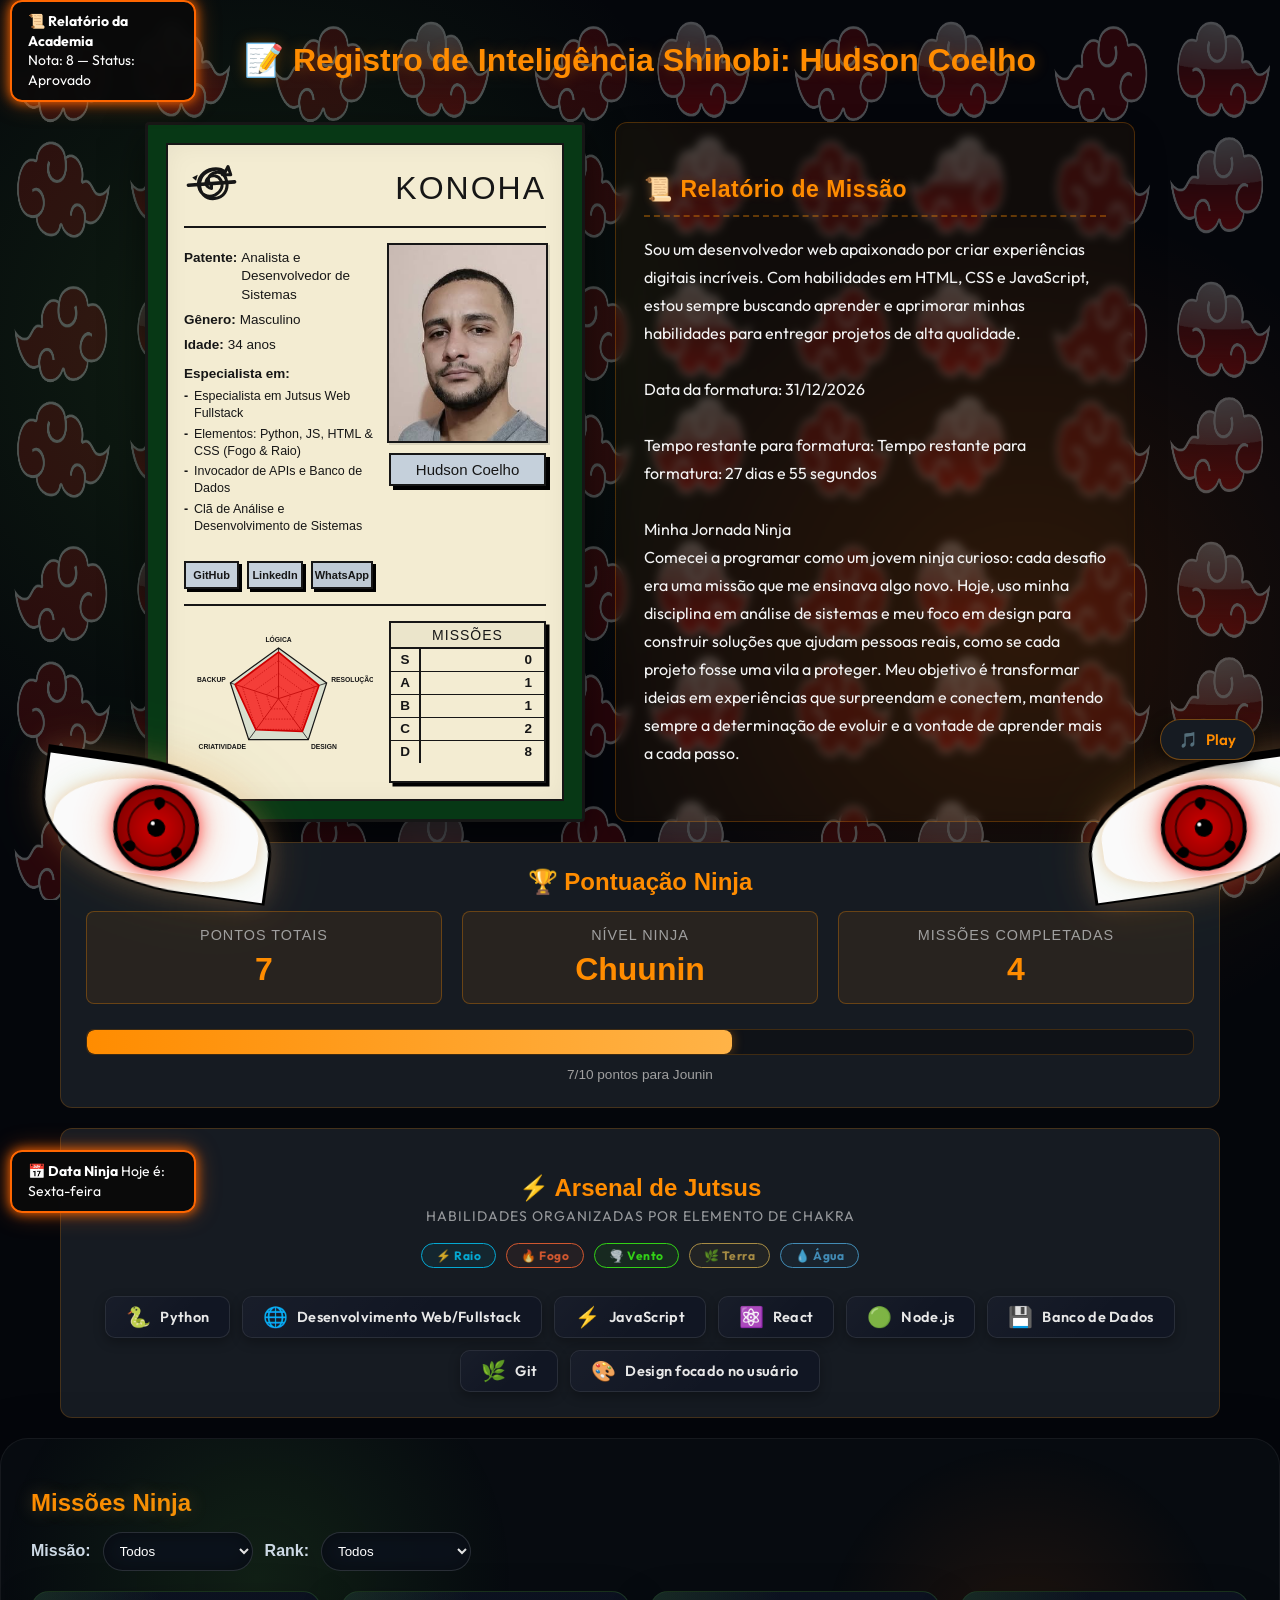
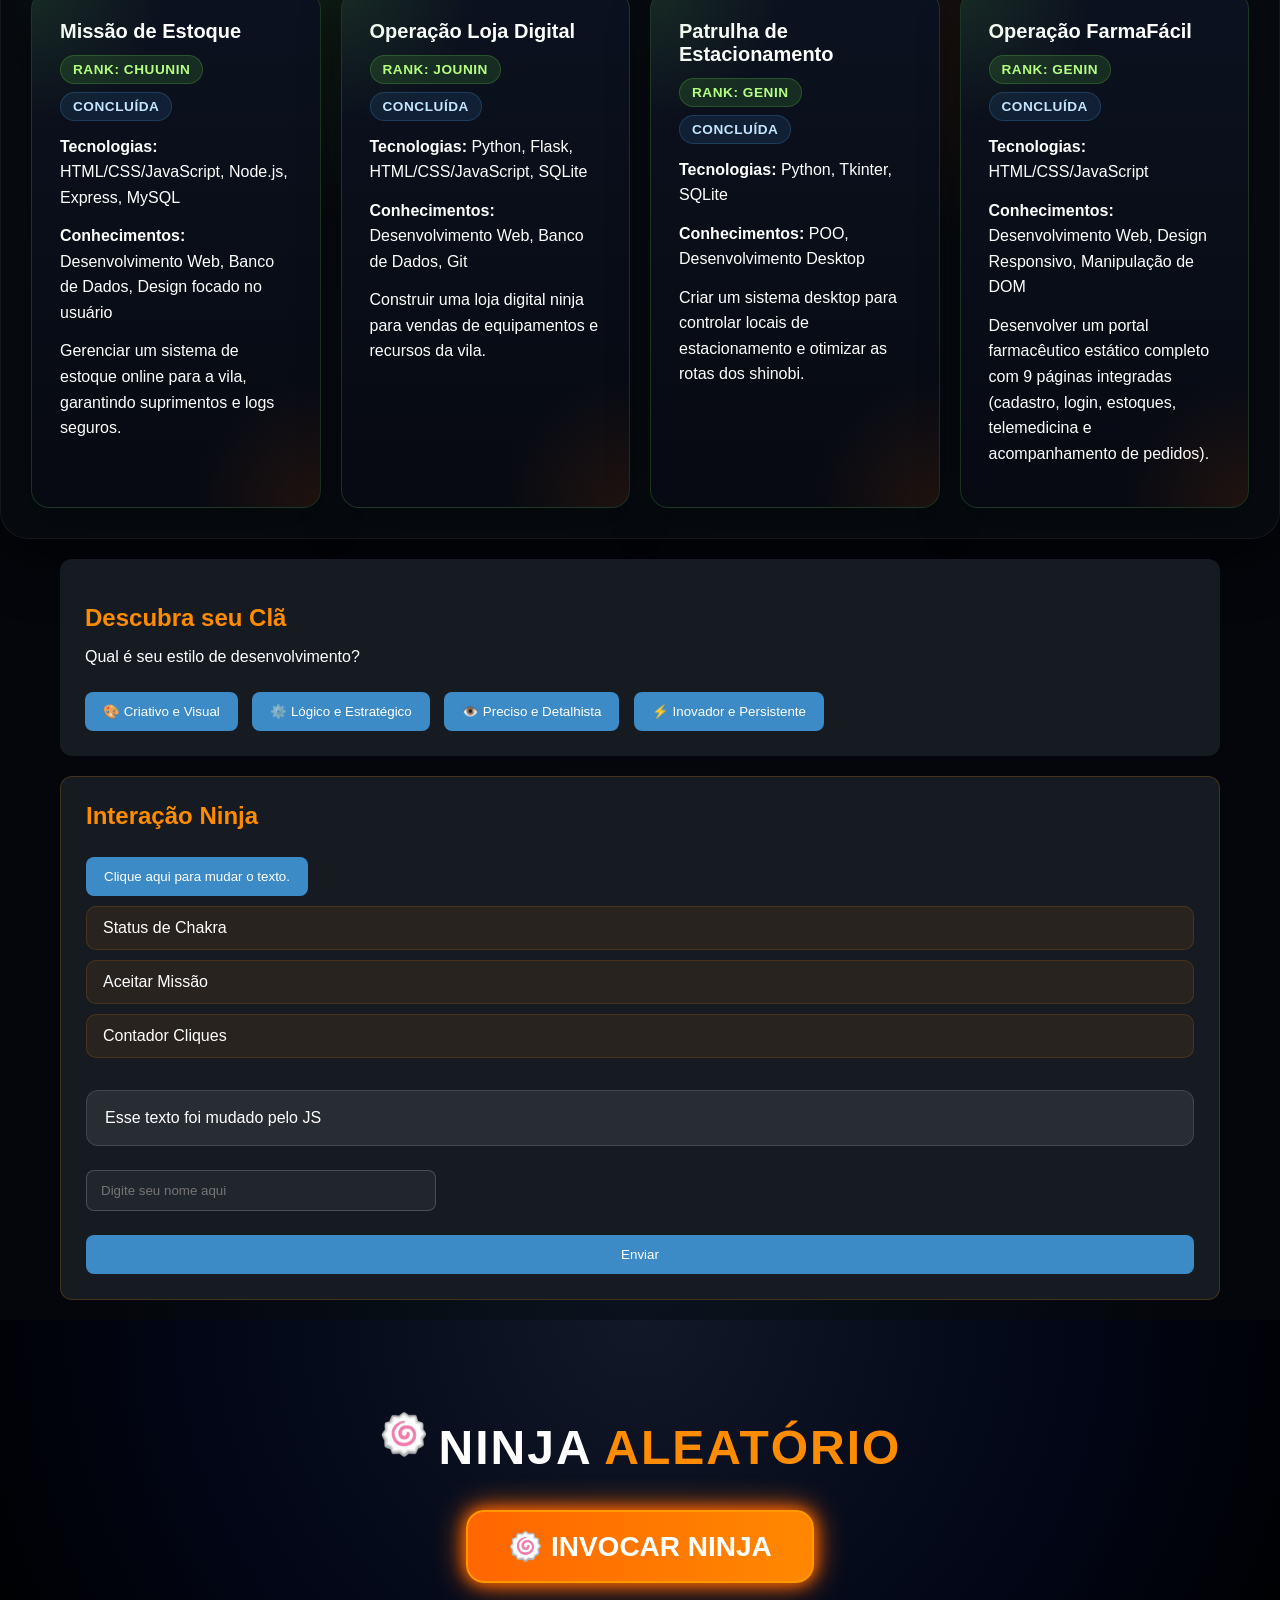
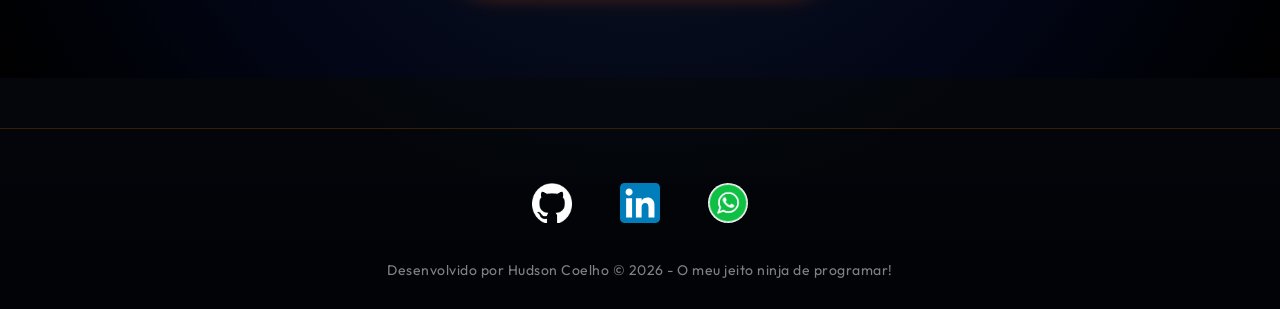
<file: Portfolio/index.html>
<!doctype html>
<html lang="pt-br">
  <head>
    <meta charset="UTF-8" />
    <meta name="viewport" content="width=device-width, initial-scale=1.0" />
    <title>Hudson Coelho | Portfólio Ninja - Desenvolvedor Fullstack</title>
    <link rel="icon" type="image/svg+xml" href="img/favicon.svg" />

    <link rel="stylesheet" href="styles/styles.css" />
  </head>

  <body>
    <h1 class="main-dashboard-title">
      📝 Registro de Inteligência Shinobi: Hudson Coelho
    </h1>
    <div class="dashboard-container">
      <header class="databook-frame-container">
        <div class="databook-card">
          <!-- Cabeçalho do Card (Logo e Título) -->
          <div class="databook-header">
            <div class="databook-village-symbol">
              <svg
                viewBox="0 0 100 100"
                class="konoha-svg"
                xmlns="http://www.w3.org/2000/svg"
              >
                <path
                  d="M 50,50 C 45,50 40,45 40,40 C 40,32 48,25 56,27 C 66,29 72,40 68,50 C 64,60 50,68 38,62 C 26,56 22,38 32,26 C 42,14 62,10 75,20 L 80,10 L 85,25 L 70,25 L 75,20 C 64,12 46,14 36,24 C 26,34 26,52 36,62 C 46,72 66,70 74,58 C 82,46 78,28 68,22 C 60,18 48,22 45,30 C 42,38 48,44 50,42 Z"
                  fill="none"
                  stroke="#161616"
                  stroke-width="5.5"
                  stroke-linecap="round"
                  stroke-linejoin="round"
                />
                <polygon points="22,36 15,30 25,25" fill="#161616" />
                <line
                  x1="8"
                  y1="44"
                  x2="92"
                  y2="38"
                  stroke="#161616"
                  stroke-width="6.5"
                  stroke-linecap="round"
                />
              </svg>
            </div>
            <div class="databook-title">KONOHA</div>
          </div>

          <!-- Corpo do Card -->
          <div class="databook-body">
            <!-- Coluna Esquerda: Informações e Links de Equipe -->
            <div class="databook-left-col">
              <div class="databook-info">
                <p>
                  <span class="info-label">Patente:</span>
                  <span id="tituloProfissional" class="info-text"></span>
                </p>
                <p>
                  <span class="info-label">Gênero:</span>
                  <span class="info-text">Masculino</span>
                </p>
                <p>
                  <span class="info-label">Idade:</span>
                  <span class="info-text">34 anos</span>
                </p>

                <div class="databook-special">
                  <span class="special-title">Especialista em:</span>
                  <ul class="special-list">
                    <li>Especialista em Jutsus Web Fullstack</li>
                    <li>Elementos: Python, JS, HTML & CSS (Fogo & Raio)</li>
                    <li>Invocador de APIs e Banco de Dados</li>
                    <li>Clã de Análise e Desenvolvimento de Sistemas</li>
                  </ul>
                </div>
              </div>

              <!-- Links Sociais Estilizados -->
              <div class="databook-team">
                <a
                  href="https://github.com/hudsoncoelho"
                  target="_blank"
                  rel="noopener noreferrer"
                  class="team-member-card"
                  title="Ver GitHub (Sakura)"
                >
                  <span>GitHub</span>
                </a>
                <a
                  href="https://www.linkedin.com/in/hudson-coelho-silva"
                  target="_blank"
                  rel="noopener noreferrer"
                  class="team-member-card"
                  title="Ver LinkedIn"
                >
                  <span>LinkedIn</span>
                </a>
                <a
                  href="https://wa.me/5537999538632"
                  target="_blank"
                  rel="noopener noreferrer"
                  class="team-member-card team-member-blank"
                  title="Falar no WhatsApp"
                >
                  <span>WhatsApp</span>
                </a>
              </div>
            </div>

            <!-- Coluna Direita: Foto de Perfil e Placa de Nome -->
            <div class="databook-right-col">
              <div class="databook-photo-container">
                <img src="img/perfil.jpg" alt="Hudson Coelho" />
              </div>
              <div class="databook-name-plate">
                <span id="meuNome"></span>
              </div>
            </div>
          </div>

          <!-- Rodapé do Card (Gráfico de Habilidades & Missões) -->
          <div class="databook-footer">
            <!-- Gráfico Pentagonal de Habilidades (Radar Chart) -->
            <div class="databook-radar-container">
              <svg viewBox="-40 -15 280 240" class="radar-svg">
                <!-- Grade do pentágono: Nível 4 (Externo) -->
                <polygon
                  points="100,25 171.3,76.8 144.1,160.7 55.9,160.7 28.7,76.8"
                  fill="rgba(196, 214, 204, 0.55)"
                  stroke="#161616"
                  stroke-width="1.8"
                />
                <!-- Grade do pentágono: Nível 3 -->
                <polygon
                  points="100,43.75 153.5,82.6 133.1,145.5 66.9,145.5 46.5,82.6"
                  fill="none"
                  stroke="#161616"
                  stroke-width="1"
                  stroke-dasharray="2,2"
                />
                <!-- Grade do pentágono: Nível 2 -->
                <polygon
                  points="100,62.5 135.7,88.4 122,130.3 78,130.3 64.3,88.4"
                  fill="none"
                  stroke="#161616"
                  stroke-width="1"
                  stroke-dasharray="2,2"
                />
                <!-- Grade do pentágono: Nível 1 -->
                <polygon
                  points="100,81.25 117.8,94.2 111,115.2 89,115.2 82.2,94.2"
                  fill="none"
                  stroke="#161616"
                  stroke-width="1"
                  stroke-dasharray="2,2"
                />

                <!-- Linhas de Eixo (Spokes) -->
                <line
                  x1="100"
                  y1="100"
                  x2="100"
                  y2="25"
                  stroke="#161616"
                  stroke-width="1.2"
                />
                <line
                  x1="100"
                  y1="100"
                  x2="171.3"
                  y2="76.8"
                  stroke="#161616"
                  stroke-width="1.2"
                />
                <line
                  x1="100"
                  y1="100"
                  x2="144.1"
                  y2="160.7"
                  stroke="#161616"
                  stroke-width="1.2"
                />
                <line
                  x1="100"
                  y1="100"
                  x2="55.9"
                  y2="160.7"
                  stroke="#161616"
                  stroke-width="1.2"
                />
                <line
                  x1="100"
                  y1="100"
                  x2="28.7"
                  y2="76.8"
                  stroke="#161616"
                  stroke-width="1.2"
                />

                <!-- Polígono Vermelho das Estatísticas Reais -->
                <polygon
                  id="radar-value-poly"
                  points="100,32.5 157.1,81.5 137,151 66.5,146.1 32.9,78.2"
                  fill="rgba(255, 0, 0, 0.72)"
                  stroke="#cc0000"
                  stroke-width="2.5"
                  stroke-linejoin="round"
                />

                <!-- Rótulos dos Eixos (Textos) -->
                <text x="100" y="16" text-anchor="middle" class="radar-label">
                  LÓGICA
                </text>
                <text x="178" y="75" text-anchor="start" class="radar-label">
                  RESOLUÇÃO DE PROBLEMAS
                </text>
                <text x="148" y="174" text-anchor="start" class="radar-label">
                  DESIGN
                </text>
                <text x="52" y="174" text-anchor="end" class="radar-label">
                  CRIATIVIDADE
                </text>
                <text x="22" y="75" text-anchor="end" class="radar-label">
                  BACKUP
                </text>
              </svg>
            </div>

            <!-- Tabela de Missões -->
            <div class="databook-missions-container">
              <div class="missions-title">MISSÕES</div>
              <table class="missions-table">
                <tbody>
                  <tr>
                    <td class="m-rank">S</td>
                    <td id="m-s-count" class="m-val">0</td>
                  </tr>
                  <tr>
                    <td class="m-rank">A</td>
                    <td id="m-a-count" class="m-val">0</td>
                  </tr>
                  <tr>
                    <td class="m-rank">B</td>
                    <td id="m-b-count" class="m-val">0</td>
                  </tr>
                  <tr>
                    <td class="m-rank">C</td>
                    <td id="m-c-count" class="m-val">0</td>
                  </tr>
                  <tr>
                    <td class="m-rank">D</td>
                    <td id="m-d-count" class="m-val">0</td>
                  </tr>
                </tbody>
              </table>
            </div>
          </div>
        </div>
      </header>

      <main class="bio-main-col">
        <section id="bioCompleto">
          <div class="bio-wrapper">
            <h2 class="bio-destaque-titulo">📜 Relatório de Missão</h2>
            <p id="textoBioCompleto"></p>
          </div>
        </section>
      </main>
    </div>

    <section id="pontuacao-ninja">
      <h2>🏆 Pontuação Ninja</h2>
      <div class="ninja-stats">
        <div class="stat-box">
          <p class="stat-label">Pontos Totais</p>
          <p class="stat-valor" id="pontosTotais">0</p>
        </div>
        <div class="stat-box">
          <p class="stat-label">Nível Ninja</p>
          <p class="stat-valor" id="nivelNinja">Genin</p>
        </div>
        <div class="stat-box">
          <p class="stat-label">Missões Completadas</p>
          <p class="stat-valor" id="missoesCompletas">0</p>
        </div>
      </div>
      <div class="barra-progresso">
        <div class="barra-preenchida" id="barraProgresso"></div>
      </div>
      <p class="texto-progresso" id="textoProgresso"></p>
    </section>

    <section id="skills">
      <h2>⚡ Arsenal de Jutsus</h2>
      <p class="skills-subtitulo">
        Habilidades organizadas por Elemento de Chakra
      </p>
      <div class="skills-legenda">
        <span class="legenda-item legenda-raito">⚡ Raio</span>
        <span class="legenda-item legenda-katon">🔥 Fogo</span>
        <span class="legenda-item legenda-fuuton">🌪️ Vento</span>
        <span class="legenda-item legenda-doton">🌿 Terra</span>
        <span class="legenda-item legenda-suiton">💧 Água</span>
      </div>
      <div id="minhasSkills"></div>
    </section>

    <section id="projetos">
      <h2>Missões Ninja</h2>
      <div class="filtros-missao">
        <label for="filtroStatus">Missão:</label>
        <select id="filtroStatus">
          <option value="Todos">Todos</option>
        </select>

        <label for="filtroRank">Rank:</label>
        <select id="filtroRank">
          <option value="Todos">Todos</option>
        </select>
      </div>
      <div id="containerProjetos"></div>
    </section>

    <section id="quiz">
      <h2>Descubra seu Clã</h2>
      <p>Qual é seu estilo de desenvolvimento?</p>

      <button id="btn-visual">🎨 Criativo e Visual</button>
      <button id="btn-logica">⚙️ Lógico e Estratégico</button>
      <button id="btn-hyuga">👁️ Preciso e Detalhista</button>
      <button id="btn-uzumaki">⚡ Inovador e Persistente</button>

      <div id="resultado-quiz"></div>
    </section>
    <section id="interacao">
      <h2>Interação Ninja</h2>
      <button id="mudaTexto">Clique aqui para mudar o texto.</button>

      <div class="bloco-paragrafos">
        <p class="paragrafo">Status de Chakra</p>
        <p class="paragrafo">Aceitar Missão</p>
        <p class="paragrafo">Contador Cliques</p>
      </div>

      <div class="caixa-input">
        <div id="caixa">Sou uma caixa</div>
        <input
          type="text"
          id="nome"
          name="usuario"
          placeholder="Digite seu nome aqui"
        />
        <button id="enviar">Enviar</button>
      </div>
    </section>

    <section class="secaoNaruto">
      <div class="topoNaruto">
        <div class="simboloFolha">🍥</div>

        <h2>NINJA <span>ALEATÓRIO</span></h2>
      </div>

      <button id="btnNinja">🍥 INVOCAR NINJA</button>

      <p id="statusNinja"></p>

      <div id="ninja"></div>

      <div class="olhos">
        <div class="olho direito">
          <div class="sharingan">
            <div class="pupila"></div>
            <div class="tomoe t1"></div>
            <div class="tomoe t2"></div>
            <div class="tomoe t3"></div>
          </div>
        </div>
        <div class="olho esquerdo">
          <div class="sharingan">
            <div class="pupila"></div>
            <div class="tomoe t1"></div>
            <div class="tomoe t2"></div>
            <div class="tomoe t3"></div>
          </div>
        </div>
      </div>
    </section>

    <footer>
      <a
        href="https://github.com/hudsoncoelho"
        target="_blank"
        rel="noopener noreferrer"
      >
        <img src="img/github-mark-white.png" alt="GitHub" />
      </a>

      <a
        href="https://www.linkedin.com/in/hudson-coelho-silva"
        target="_blank"
        rel="noopener noreferrer"
      >
        <img src="img/LinkedIn_icon.svg" alt="LinkedIn" />
      </a>

      <a
        href="https://wa.me/5537999538632"
        target="_blank"
        rel="noopener noreferrer"
      >
        <img src="img/whatsapp.jpg" alt="WhatsApp" style="border-radius: 50%" />
      </a>
    </footer>
    <div class="footer-bottom">
      <p>
        Desenvolvido por Hudson Coelho &copy; 2026 - O meu jeito ninja de
        programar!
      </p>
    </div>

    <!-- Controle de Música Ninja -->
    <audio id="bgMusic" loop>
      <source src="audio/tema-pain.mp3" type="audio/mpeg" />
    </audio>
    <button id="btnMusic" class="music-btn" title="Tocar Tema do Pain">
      <span class="music-icon">🎵</span>
      <span class="music-text">Play</span>
    </button>

    <script src="scripts/script.js"></script>
  </body>
</html>
</file>
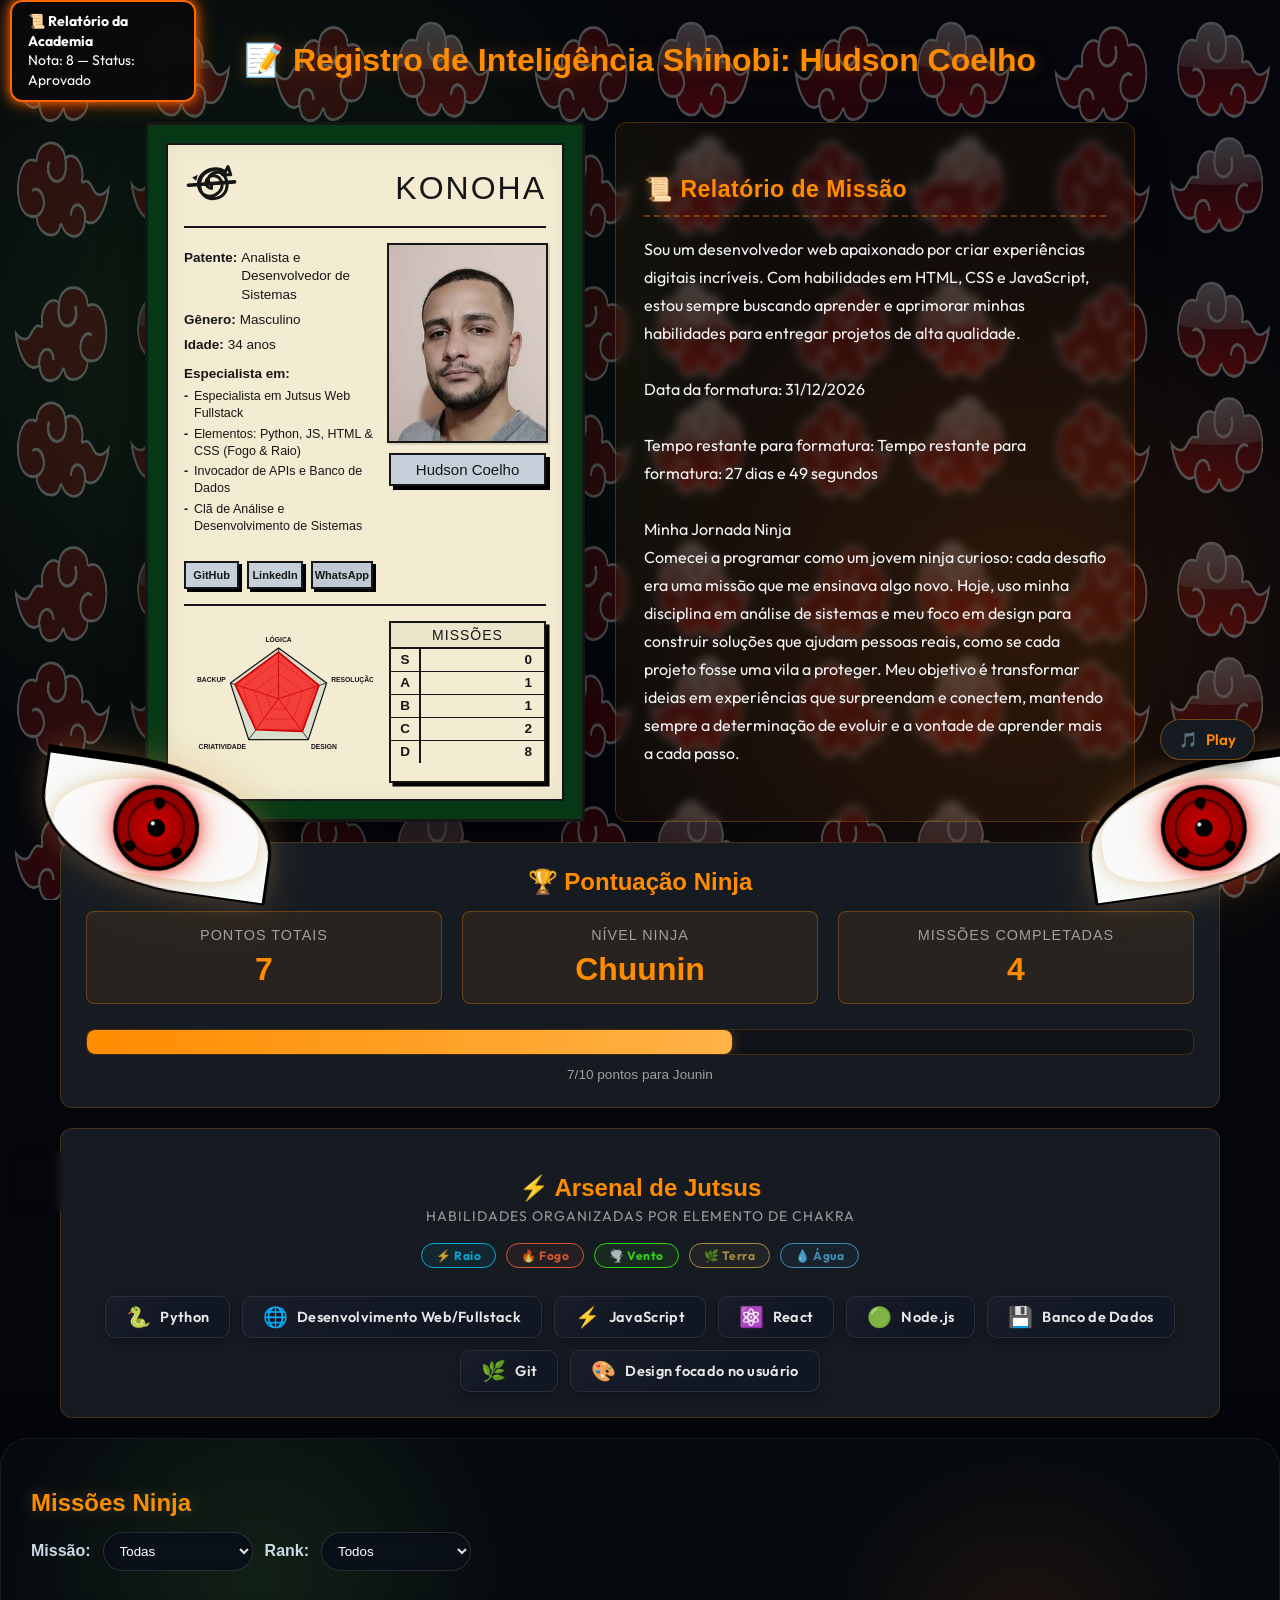
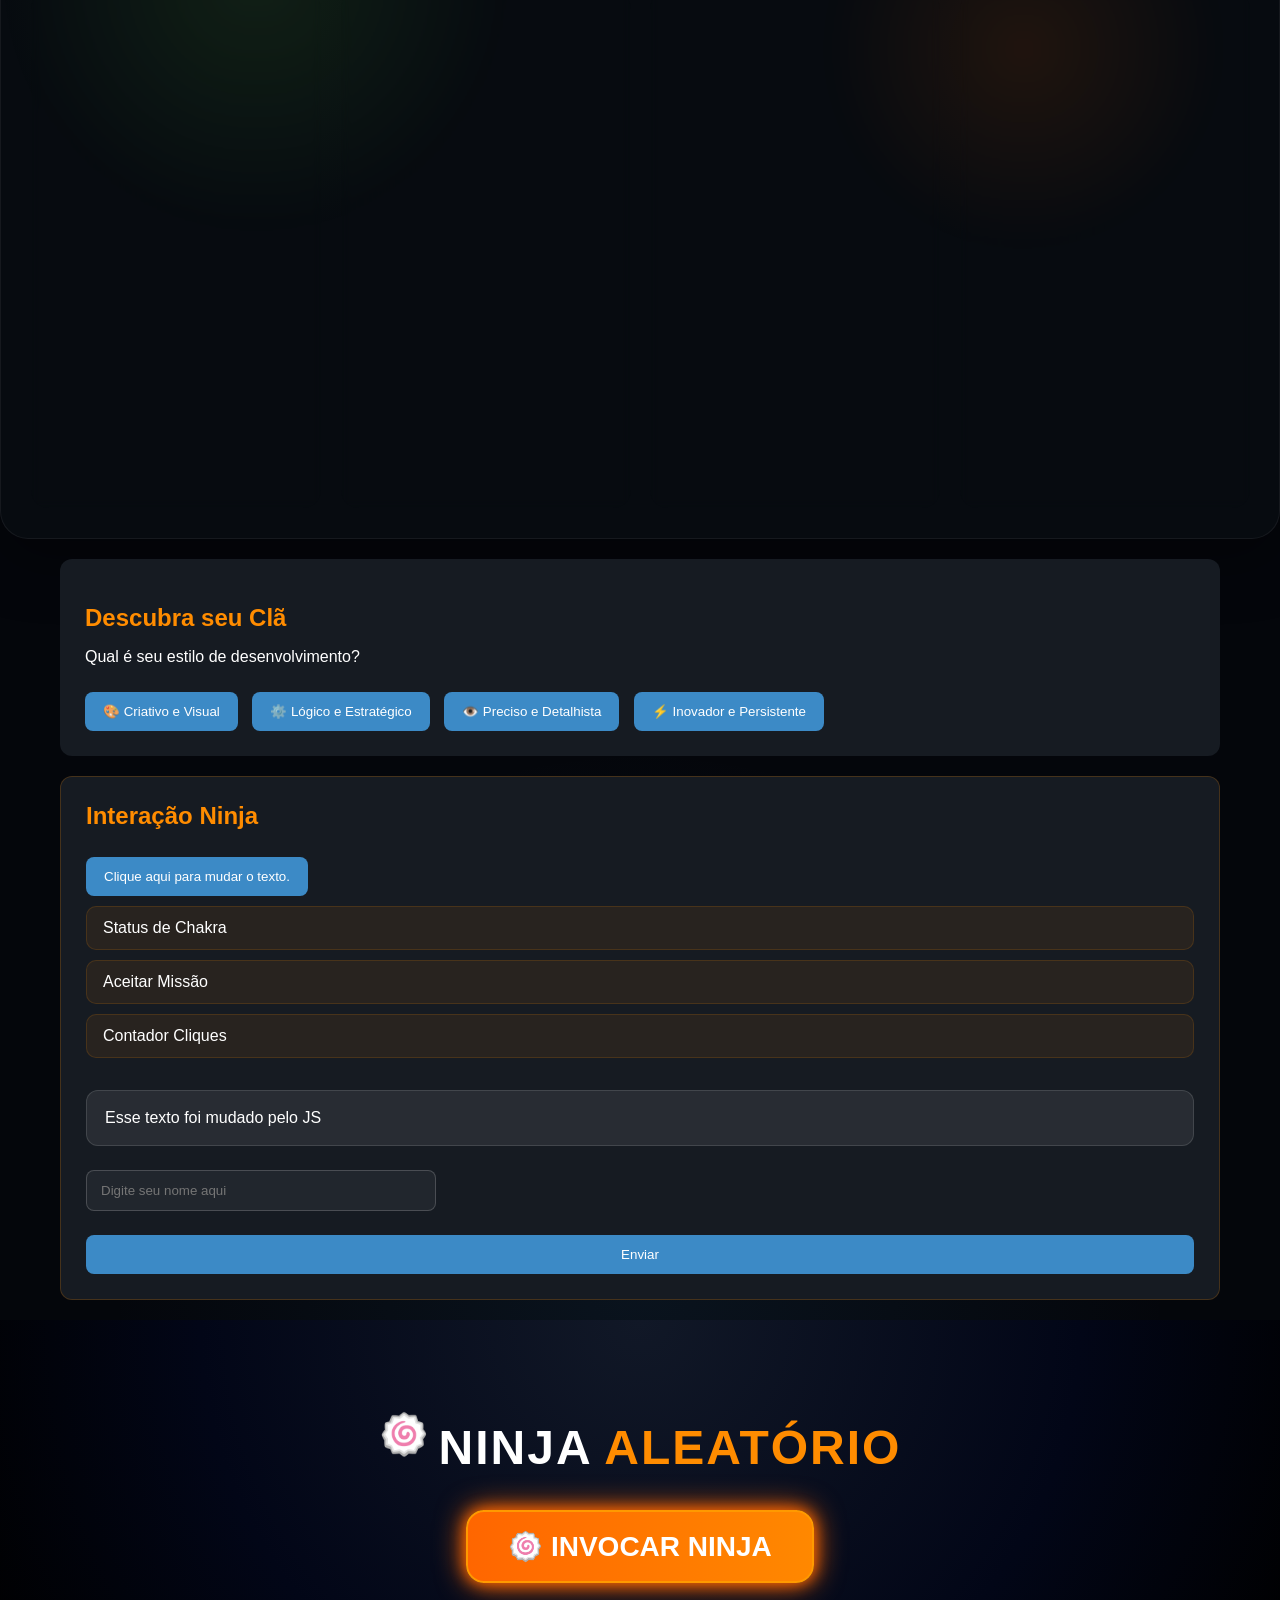
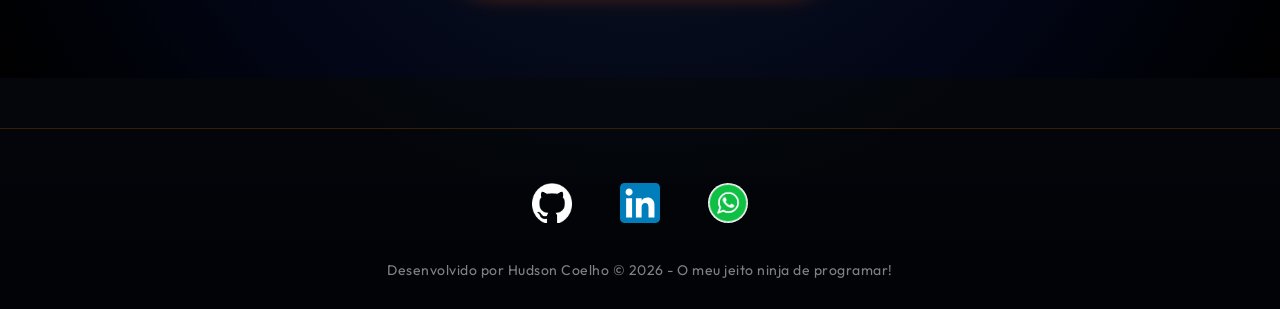
<file: Portfolio/pages/index.html>
<!doctype html>
<html lang="pt-br">
  <head>
    <meta charset="UTF-8" />
    <meta name="viewport" content="width=device-width, initial-scale=1.0" />
    <title>Hudson Coelho</title>

    <link rel="stylesheet" href="/Portfolio/styles/styles.css" />
  </head>

  <body>
    <h1 class="main-dashboard-title">
      📝 Registro de Inteligência Shinobi: Hudson Coelho
    </h1>
    <div class="dashboard-container">
      <header class="databook-frame-container">
        <div class="databook-card">
          <!-- Cabeçalho do Card (Logo e Título) -->
          <div class="databook-header">
            <div class="databook-village-symbol">
              <svg
                viewBox="0 0 100 100"
                class="konoha-svg"
                xmlns="http://www.w3.org/2000/svg"
              >
                <path
                  d="M 50,50 C 45,50 40,45 40,40 C 40,32 48,25 56,27 C 66,29 72,40 68,50 C 64,60 50,68 38,62 C 26,56 22,38 32,26 C 42,14 62,10 75,20 L 80,10 L 85,25 L 70,25 L 75,20 C 64,12 46,14 36,24 C 26,34 26,52 36,62 C 46,72 66,70 74,58 C 82,46 78,28 68,22 C 60,18 48,22 45,30 C 42,38 48,44 50,42 Z"
                  fill="none"
                  stroke="#161616"
                  stroke-width="5.5"
                  stroke-linecap="round"
                  stroke-linejoin="round"
                />
                <polygon points="22,36 15,30 25,25" fill="#161616" />
                <line
                  x1="8"
                  y1="44"
                  x2="92"
                  y2="38"
                  stroke="#161616"
                  stroke-width="6.5"
                  stroke-linecap="round"
                />
              </svg>
            </div>
            <div class="databook-title">KONOHA</div>
          </div>

          <!-- Corpo do Card -->
          <div class="databook-body">
            <!-- Coluna Esquerda: Informações e Links de Equipe -->
            <div class="databook-left-col">
              <div class="databook-info">
                <p>
                  <span class="info-label">Patente:</span>
                  <span id="tituloProfissional" class="info-text"></span>
                </p>
                <p>
                  <span class="info-label">Gênero:</span>
                  <span class="info-text">Masculino</span>
                </p>
                <p>
                  <span class="info-label">Idade:</span>
                  <span class="info-text">34 anos</span>
                </p>

                <div class="databook-special">
                  <span class="special-title">Especialista em:</span>
                  <ul class="special-list">
                    <li>Especialista em Jutsus Web Fullstack</li>
                    <li>Elementos: Python, JS, HTML & CSS (Fogo & Raio)</li>
                    <li>Invocador de APIs e Banco de Dados</li>
                    <li>Clã de Análise e Desenvolvimento de Sistemas</li>
                  </ul>
                </div>
              </div>

              <!-- Links Sociais Estilizados -->
              <div class="databook-team">
                <a
                  href="https://github.com/hudsoncoelho"
                  target="_blank"
                  rel="noopener noreferrer"
                  class="team-member-card"
                  title="Ver GitHub (Sakura)"
                >
                  <span>GitHub</span>
                </a>
                <a
                  href="https://www.linkedin.com/in/hudson-coelho-silva"
                  target="_blank"
                  rel="noopener noreferrer"
                  class="team-member-card"
                  title="Ver LinkedIn"
                >
                  <span>LinkedIn</span>
                </a>
                <a
                  href="https://wa.me/5537999538632"
                  target="_blank"
                  rel="noopener noreferrer"
                  class="team-member-card team-member-blank"
                  title="Falar no WhatsApp"
                >
                  <span>WhatsApp</span>
                </a>
              </div>
            </div>

            <!-- Coluna Direita: Foto de Perfil e Placa de Nome -->
            <div class="databook-right-col">
              <div class="databook-photo-container">
                <img src="/Portfolio/img/perfil.jpg" alt="Hudson Coelho" />
              </div>
              <div class="databook-name-plate">
                <span id="meuNome"></span>
              </div>
            </div>
          </div>

          <!-- Rodapé do Card (Gráfico de Habilidades & Missões) -->
          <div class="databook-footer">
            <!-- Gráfico Pentagonal de Habilidades (Radar Chart) -->
            <div class="databook-radar-container">
              <svg viewBox="-40 -15 280 240" class="radar-svg">
                <!-- Grade do pentágono: Nível 4 (Externo) -->
                <polygon
                  points="100,25 171.3,76.8 144.1,160.7 55.9,160.7 28.7,76.8"
                  fill="rgba(196, 214, 204, 0.55)"
                  stroke="#161616"
                  stroke-width="1.8"
                />
                <!-- Grade do pentágono: Nível 3 -->
                <polygon
                  points="100,43.75 153.5,82.6 133.1,145.5 66.9,145.5 46.5,82.6"
                  fill="none"
                  stroke="#161616"
                  stroke-width="1"
                  stroke-dasharray="2,2"
                />
                <!-- Grade do pentágono: Nível 2 -->
                <polygon
                  points="100,62.5 135.7,88.4 122,130.3 78,130.3 64.3,88.4"
                  fill="none"
                  stroke="#161616"
                  stroke-width="1"
                  stroke-dasharray="2,2"
                />
                <!-- Grade do pentágono: Nível 1 -->
                <polygon
                  points="100,81.25 117.8,94.2 111,115.2 89,115.2 82.2,94.2"
                  fill="none"
                  stroke="#161616"
                  stroke-width="1"
                  stroke-dasharray="2,2"
                />

                <!-- Linhas de Eixo (Spokes) -->
                <line
                  x1="100"
                  y1="100"
                  x2="100"
                  y2="25"
                  stroke="#161616"
                  stroke-width="1.2"
                />
                <line
                  x1="100"
                  y1="100"
                  x2="171.3"
                  y2="76.8"
                  stroke="#161616"
                  stroke-width="1.2"
                />
                <line
                  x1="100"
                  y1="100"
                  x2="144.1"
                  y2="160.7"
                  stroke="#161616"
                  stroke-width="1.2"
                />
                <line
                  x1="100"
                  y1="100"
                  x2="55.9"
                  y2="160.7"
                  stroke="#161616"
                  stroke-width="1.2"
                />
                <line
                  x1="100"
                  y1="100"
                  x2="28.7"
                  y2="76.8"
                  stroke="#161616"
                  stroke-width="1.2"
                />

                <!-- Polígono Vermelho das Estatísticas Reais -->
                <polygon
                  id="radar-value-poly"
                  points="100,32.5 157.1,81.5 137,151 66.5,146.1 32.9,78.2"
                  fill="rgba(255, 0, 0, 0.72)"
                  stroke="#cc0000"
                  stroke-width="2.5"
                  stroke-linejoin="round"
                />

                <!-- Rótulos dos Eixos (Textos) -->
                <text x="100" y="16" text-anchor="middle" class="radar-label">
                  LÓGICA
                </text>
                <text x="178" y="75" text-anchor="start" class="radar-label">
                  RESOLUÇÃO DE PROBLEMAS
                </text>
                <text x="148" y="174" text-anchor="start" class="radar-label">
                  DESIGN
                </text>
                <text x="52" y="174" text-anchor="end" class="radar-label">
                  CRIATIVIDADE
                </text>
                <text x="22" y="75" text-anchor="end" class="radar-label">
                  BACKUP
                </text>
              </svg>
            </div>

            <!-- Tabela de Missões -->
            <div class="databook-missions-container">
              <div class="missions-title">MISSÕES</div>
              <table class="missions-table">
                <tbody>
                  <tr>
                    <td class="m-rank">S</td>
                    <td id="m-s-count" class="m-val">0</td>
                  </tr>
                  <tr>
                    <td class="m-rank">A</td>
                    <td id="m-a-count" class="m-val">0</td>
                  </tr>
                  <tr>
                    <td class="m-rank">B</td>
                    <td id="m-b-count" class="m-val">0</td>
                  </tr>
                  <tr>
                    <td class="m-rank">C</td>
                    <td id="m-c-count" class="m-val">0</td>
                  </tr>
                  <tr>
                    <td class="m-rank">D</td>
                    <td id="m-d-count" class="m-val">0</td>
                  </tr>
                </tbody>
              </table>
            </div>
          </div>
        </div>
      </header>

      <main class="bio-main-col">
        <section id="bioCompleto">
          <div class="bio-wrapper">
            <h2 class="bio-destaque-titulo">📜 Relatório de Missão</h2>
            <p id="textoBioCompleto"></p>
          </div>
        </section>
      </main>
    </div>

    <section id="pontuacao-ninja">
      <h2>🏆 Pontuação Ninja</h2>
      <div class="ninja-stats">
        <div class="stat-box">
          <p class="stat-label">Pontos Totais</p>
          <p class="stat-valor" id="pontosTotais">0</p>
        </div>
        <div class="stat-box">
          <p class="stat-label">Nível Ninja</p>
          <p class="stat-valor" id="nivelNinja">Genin</p>
        </div>
        <div class="stat-box">
          <p class="stat-label">Missões Completadas</p>
          <p class="stat-valor" id="missoesCompletas">0</p>
        </div>
      </div>
      <div class="barra-progresso">
        <div class="barra-preenchida" id="barraProgresso"></div>
      </div>
      <p class="texto-progresso" id="textoProgresso"></p>
    </section>

    <section id="skills">
      <h2>⚡ Arsenal de Jutsus</h2>
      <p class="skills-subtitulo">
        Habilidades organizadas por Elemento de Chakra
      </p>
      <div class="skills-legenda">
        <span class="legenda-item legenda-raito">⚡ Raio</span>
        <span class="legenda-item legenda-katon">🔥 Fogo</span>
        <span class="legenda-item legenda-fuuton">🌪️ Vento</span>
        <span class="legenda-item legenda-doton">🌿 Terra</span>
        <span class="legenda-item legenda-suiton">💧 Água</span>
      </div>
      <div id="minhasSkills"></div>
    </section>

    <section id="projetos">
      <h2>Missões Ninja</h2>
      <div class="filtros-missao">
        <label for="filtroStatus">Missão:</label>
        <select id="filtroStatus">
          <option value="Todos">Todas</option>
        </select>

        <label for="filtroRank">Rank:</label>
        <select id="filtroRank">
          <option value="Todos">Todos</option>
        </select>
      </div>
      <div id="containerProjetos"></div>
    </section>

    <section id="quiz">
      <h2>Descubra seu Clã</h2>
      <p>Qual é seu estilo de desenvolvimento?</p>

      <button id="btn-visual">🎨 Criativo e Visual</button>
      <button id="btn-logica">⚙️ Lógico e Estratégico</button>
      <button id="btn-hyuga">👁️ Preciso e Detalhista</button>
      <button id="btn-uzumaki">⚡ Inovador e Persistente</button>

      <div id="resultado-quiz"></div>
    </section>
    <section id="interacao">
      <h2>Interação Ninja</h2>
      <button id="mudaTexto">Clique aqui para mudar o texto.</button>

      <div class="bloco-paragrafos">
        <p class="paragrafo">Status de Chakra</p>
        <p class="paragrafo">Aceitar Missão</p>
        <p class="paragrafo">Contador Cliques</p>
      </div>

      <div class="caixa-input">
        <div id="caixa">Sou uma caixa</div>
        <input
          type="text"
          id="nome"
          name="usuario"
          placeholder="Digite seu nome aqui"
        />
        <button id="enviar">Enviar</button>
      </div>
    </section>

    <section class="secaoNaruto">
      <div class="topoNaruto">
        <div class="simboloFolha">🍥</div>

        <h2>NINJA <span>ALEATÓRIO</span></h2>
      </div>

      <button id="btnNinja">🍥 INVOCAR NINJA</button>

      <p id="statusNinja"></p>

      <div id="ninja"></div>

      <div class="olhos">
        <div class="olho direito">
          <div class="sharingan">
            <div class="pupila"></div>
            <div class="tomoe t1"></div>
            <div class="tomoe t2"></div>
            <div class="tomoe t3"></div>
          </div>
        </div>
        <div class="olho esquerdo">
          <div class="sharingan">
            <div class="pupila"></div>
            <div class="tomoe t1"></div>
            <div class="tomoe t2"></div>
            <div class="tomoe t3"></div>
          </div>
        </div>
      </div>
    </section>

    <footer>
      <a
        href="https://github.com/hudsoncoelho"
        target="_blank"
        rel="noopener noreferrer"
      >
        <img src="/Portfolio/img/github-mark-white.png" alt="GitHub" />
      </a>

      <a
        href="https://www.linkedin.com/in/hudson-coelho-silva"
        target="_blank"
        rel="noopener noreferrer"
      >
        <img src="/Portfolio/img/LinkedIn_icon.svg" alt="LinkedIn" />
      </a>

      <a
        href="https://wa.me/5537999538632"
        target="_blank"
        rel="noopener noreferrer"
      >
        <img
          src="/Portfolio/img/whatsapp.jpg"
          alt="WhatsApp"
          style="border-radius: 50%"
        />
      </a>
    </footer>
    <div class="footer-bottom">
      <p>
        Desenvolvido por Hudson Coelho &copy; 2026 - O meu jeito ninja de
        programar!
      </p>
    </div>

    <!-- Controle de Música Ninja -->
    <audio id="bgMusic" loop>
      <source src="/Portfolio/audio/tema-pain.mp3" type="audio/mpeg" />
    </audio>
    <button id="btnMusic" class="music-btn" title="Tocar Tema do Pain">
      <span class="music-icon">🎵</span>
      <span class="music-text">Play</span>
    </button>

    <script src="/Portfolio/scripts/script.js"></script>
  </body>
</html>
</file>
<file: Portfolio/styles/styles.css>
@import url("https://fonts.googleapis.com/css2?family=Permanent+Marker&family=Outfit:wght@300;400;600;800&display=swap");

:root {
  --db-bg: #f3ecd2;
  --db-border: #161616;
  --db-green: #073815;
  --db-accent: #ff3b30;
  --db-blue-gray: #c5d0db;
  --db-font-brush: "Permanent Marker", cursive, sans-serif;
}

/* ───────────────── GERAL ───────────────── */

body {
  position: relative;
  color: white;
  background-color: #04060b;
  background-image:
    radial-gradient(
      circle at 20% 10%,
      rgba(91, 190, 66, 0.14),
      transparent 15%
    ),
    radial-gradient(
      circle at 80% 18%,
      rgba(255, 102, 0, 0.12),
      transparent 14%
    ),
    radial-gradient(circle at 50% 82%, rgba(60, 138, 198, 0.1), transparent 18%);
  font-family: Arial, sans-serif;
  margin: 0;
  padding: 0;
  min-height: 100vh;
  overflow-x: hidden;
}

body::before {
  content: "";
  position: fixed;
  inset: 0;
  background-image:
    linear-gradient(135deg, rgba(255, 255, 255, 0.03) 1px, transparent 1px),
    linear-gradient(225deg, rgba(255, 255, 255, 0.03) 1px, transparent 1px);
  opacity: 0.18;
  pointer-events: none;
  z-index: -2;
}

body::after {
  content: "";
  position: fixed;
  inset: 0;
  pointer-events: none;
  z-index: -1;
  background-image: url("../img/akatsuki-clouds.jpg");
  background-repeat: repeat;
  background-size: 260px 260px;
  background-position: center top;
  opacity: 0.28;
  filter: blur(0.6px);
  mix-blend-mode: screen;
}

/* ───────────────── CONTEÚDO ───────────────── */

main,
section {
  position: relative;
  padding: 30px 60px;
}

#bioCompleto {
  font-family: "Outfit", sans-serif;
  background: rgba(255, 140, 0, 0.08);
  border: 1px solid rgba(255, 140, 0, 0.2);
  border-radius: 24px;
  margin: 30px 60px;
  padding: 28px;
  box-shadow: 0 18px 45px rgba(0, 0, 0, 0.18);
}

#textoBioCompleto {
  white-space: pre-line;
  line-height: 1.75;
  color: #f4f4f4;
  margin: 0;
}

/* ───────────────── TÍTULOS ───────────────── */

h1 {
  color: #ff8c00;
  font-size: 42px;
  margin-bottom: 10px;
}

h2 {
  color: #ff8c00;
  margin-bottom: 15px;
}

/* ───────────────── LINKS ───────────────── */

a {
  color: white;
  text-decoration: none;
}

a:hover {
  color: #ff8c00;
}

/* ───────────────── QUIZ ───────────────── */

#quiz {
  background-color: #161b22;
  border-radius: 12px;
  margin: 20px 60px;
  padding: 25px;
}

#quiz button {
  padding: 12px 18px;
  margin-right: 10px;
  margin-top: 10px;

  border: none;
  border-radius: 8px;

  background-color: #3c8ac6;
  color: white;

  cursor: pointer;
  transition: 0.3s;
}

#quiz button:hover {
  background-color: #ff8c00;
}

#interacao {
  background-color: #161b22;
  border-radius: 12px;
  margin: 20px 60px;
  padding: 25px;
  border: 1px solid rgba(255, 140, 0, 0.2);
}

#interacao h2 {
  color: #ff8c00;
  margin-top: 0;
}

#interacao button,
#interacao input {
  margin-top: 12px;
}

#interacao button {
  padding: 12px 18px;
  border: none;
  border-radius: 8px;
  background-color: #3c8ac6;
  color: white;
  cursor: pointer;
  transition: 0.3s;
}

#interacao button:hover {
  background-color: #ff8c00;
}

#interacao input {
  display: block;
  width: 100%;
  max-width: 320px;
  padding: 12px 14px;
  margin-top: 12px;
  border-radius: 8px;
  border: 1px solid rgba(255, 255, 255, 0.18);
  background-color: rgba(255, 255, 255, 0.05);
  color: white;
}

.paragrafo {
  margin: 10px 0;
  padding: 12px 16px;
  background: rgba(255, 140, 0, 0.08);
  border: 1px solid rgba(255, 140, 0, 0.15);
  border-radius: 10px;
  cursor: pointer;
  transition:
    transform 0.2s ease,
    background-color 0.2s ease,
    color 0.2s ease;
}

.paragrafo:hover {
  transform: translateX(4px);
  background-color: rgba(255, 140, 0, 0.16);
}

.paragrafo.ativo {
  background-color: rgba(255, 102, 0, 0.3);
  color: #fff;
}

#caixa {
  margin-top: 16px;
  padding: 18px;
  border-radius: 12px;
  background: rgba(255, 255, 255, 0.08);
  border: 1px solid rgba(255, 255, 255, 0.12);
  color: #fff;
}

.caixa-input {
  margin-top: 16px;
  display: flex;
  flex-direction: column;
  gap: 12px;
}

/* ───────────────── PONTUAÇÃO NINJA ───────────────── */

#pontuacao-ninja {
  background-color: #161b22;
  border-radius: 12px;
  margin: 20px 60px;
  padding: 25px;
  border: 1px solid rgba(255, 140, 0, 0.2);
}

#pontuacao-ninja h2 {
  text-align: center;
  margin-top: 0;
  color: #ff8c00;
}

.ninja-stats {
  display: flex;
  gap: 20px;
  margin-bottom: 25px;
  justify-content: space-around;
}

.stat-box {
  background: rgba(255, 140, 0, 0.08);
  border: 1px solid rgba(255, 140, 0, 0.3);
  border-radius: 8px;
  padding: 15px 20px;
  text-align: center;
  flex: 1;
  min-width: 150px;
}

.stat-label {
  margin: 0;
  font-size: 0.9rem;
  color: #a0a0a0;
  text-transform: uppercase;
  letter-spacing: 1px;
}

.stat-valor {
  margin: 8px 0 0 0;
  font-size: 2rem;
  font-weight: bold;
  color: #ff8c00;
}

.barra-progresso {
  background-color: rgba(0, 0, 0, 0.3);
  border-radius: 8px;
  height: 24px;
  margin-bottom: 12px;
  overflow: hidden;
  border: 1px solid rgba(255, 140, 0, 0.2);
}

.barra-preenchida {
  background: linear-gradient(90deg, #ff8c00, #ffb347);
  height: 100%;
  width: 0%;
  transition: width 0.4s ease;
  border-radius: 8px;
  box-shadow: 0 0 12px rgba(255, 140, 0, 0.4);
}

.texto-progresso {
  text-align: center;
  font-size: 0.85rem;
  color: #a0a0a0;
  margin: 0;
}

/* ───────────────── SKILLS ───────────────── */

#minhasSkills {
  display: flex;
  flex-wrap: wrap;
  gap: 10px;
}

/* ───────────────── PROJETOS ───────────────── */

#containerProjetos {
  display: grid;

  grid-template-columns: repeat(auto-fit, minmax(280px, 1fr));

  gap: 20px;
}

#projetos h2 {
  color: #ff8c00;
}

.filtros-missao {
  display: flex;
  flex-wrap: wrap;
  gap: 12px;
  align-items: center;
  margin-bottom: 20px;
}

.filtros-missao label {
  color: #cdd9e5;
  font-weight: 600;
}

.filtros-missao select {
  background: rgba(12, 18, 28, 0.95);
  color: #fff;
  border: 1px solid rgba(255, 255, 255, 0.12);
  padding: 10px 12px;
  border-radius: 999px;
  min-width: 150px;
  box-shadow: inset 0 0 20px rgba(0, 0, 0, 0.35);
}

#projetos {
  background: rgba(8, 12, 18, 0.92);
  border: 1px solid rgba(255, 255, 255, 0.06);
  border-radius: 28px;
  box-shadow: 0 20px 60px rgba(0, 0, 0, 0.35);
  padding: 30px;
}

#projetos h2 {
  color: #ff8c00;
  text-shadow: 0 0 18px rgba(255, 209, 102, 0.25);
}

#projetos::before {
  content: "";
  position: absolute;
  inset: 0;
  pointer-events: none;
  background:
    radial-gradient(
      circle at 20% 20%,
      rgba(91, 190, 66, 0.12),
      transparent 22%
    ),
    radial-gradient(circle at 80% 30%, rgba(255, 102, 0, 0.1), transparent 18%);
  border-radius: 28px;
}

.filtros-missao {
  position: relative;
  z-index: 1;
}

/* ───────────────── CARDS ───────────────── */

.missao-card {
  position: relative;
  overflow: hidden;
  background: linear-gradient(
    180deg,
    rgba(12, 18, 32, 0.98),
    rgba(7, 10, 18, 0.95)
  );
  padding: 28px;
  border-radius: 18px;
  border: 1px solid rgba(91, 190, 66, 0.22);
  box-shadow: 0 18px 42px rgba(0, 0, 0, 0.35);
  transition:
    transform 0.35s ease,
    border-color 0.3s ease,
    box-shadow 0.3s ease;
  backdrop-filter: blur(4px);
}

.missao-card::before {
  content: "";
  position: absolute;
  inset: 0;
  background:
    radial-gradient(
      circle at top left,
      rgba(91, 190, 66, 0.14),
      transparent 22%
    ),
    radial-gradient(
      circle at bottom right,
      rgba(255, 102, 0, 0.1),
      transparent 22%
    );
  pointer-events: none;
}

.missao-card:hover {
  transform: translateY(-8px) scale(1.01);
  border-color: rgba(91, 190, 66, 0.5);
  box-shadow: 0 20px 54px rgba(0, 0, 0, 0.45);
}

.missao-header {
  display: flex;
  justify-content: space-between;
  align-items: flex-start;
  gap: 12px;
  flex-wrap: wrap;
}

.missao-header h3 {
  margin: 0;
  font-size: 1.25rem;
}

.missao-badges {
  display: flex;
  flex-wrap: wrap;
  gap: 8px;
}

.badge {
  display: inline-flex;
  align-items: center;
  justify-content: center;
  padding: 6px 12px;
  border-radius: 999px;
  font-size: 0.85rem;
  font-weight: 700;
  letter-spacing: 0.04em;
  text-transform: uppercase;
  border: 1px solid rgba(255, 255, 255, 0.12);
}

.badge-rank {
  background: rgba(91, 190, 66, 0.16);
  color: #b5ff82;
  border-color: rgba(91, 190, 66, 0.28);
}

.badge-status {
  background: rgba(60, 138, 198, 0.14);
  color: #c4e5ff;
  border-color: rgba(60, 138, 198, 0.28);
}

.badge-status.ativa {
  background: rgba(255, 102, 0, 0.16);
  color: #ffd98f;
  border-color: rgba(255, 102, 0, 0.28);
}

.badge-status.em-andamento {
  background: rgba(255, 255, 255, 0.08);
  color: #ffffff;
  border-color: rgba(255, 255, 255, 0.18);
}

.badge-status.concluida {
  background: rgba(0, 255, 112, 0.16);
  color: #8fff9b;
  border-color: rgba(0, 255, 112, 0.28);
}

.missao-detalhes p {
  margin: 0.8rem 0;
  line-height: 1.6;
}

/* ───────────────── FOOTER ───────────────── */

footer {
  display: flex;
  justify-content: center;
  align-items: center;

  margin-top: 40px;
  padding: 20px;
}

footer a {
  margin: 20px;
  text-align: center;
}

footer img {
  width: 40px;
  height: 40px;

  transition: 0.3s;
}

footer img:hover {
  transform: scale(1.1);
}

/* ───────────────── RESPONSIVIDADE ───────────────── */

@media (max-width: 768px) {
  main,
  section {
    padding: 20px;
  }

  #quiz {
    margin: 20px;
  }

  h1 {
    font-size: 32px;
  }
}

/* =========================
   DATABOOK CARD SYSTEM
   ========================= */

.databook-frame-container {
  display: flex;
  justify-content: center;
  align-items: center;
  padding: 18px;
  background-color: var(--db-green);
  border: 3px solid var(--db-border);
  max-width: 440px;
  margin: 30px auto;
  box-shadow: 0 15px 40px rgba(0, 0, 0, 0.5);
  border-radius: 4px;
}

.databook-card {
  width: 100%;
  background-color: var(--db-bg);
  border: 2px solid var(--db-border);
  padding: 16px;
  color: var(--db-border);
  box-shadow: inset 0 0 25px rgba(0, 0, 0, 0.05);
  position: relative;
  box-sizing: border-box;
}

/* HEADER SECTION (Logo & Title) */
.databook-header {
  display: flex;
  justify-content: space-between;
  align-items: center;
  border-bottom: 2px solid var(--db-border);
  padding-bottom: 10px;
  margin-bottom: 15px;
}

.databook-village-symbol {
  width: 55px;
  height: 55px;
  display: flex;
  align-items: center;
  justify-content: center;
}

.konoha-svg {
  width: 100%;
  height: 100%;
}

.databook-title {
  font-family: var(--db-font-brush);
  font-size: 32px;
  letter-spacing: 2px;
  color: var(--db-border);
  line-height: 1;
}

/* BODY SECTION */
.databook-body {
  display: flex;
  justify-content: space-between;
  gap: 16px;
  margin-bottom: 15px;
}

.databook-left-col {
  width: 53%;
  display: flex;
  flex-direction: column;
  justify-content: space-between;
}

.databook-right-col {
  width: 44%;
  display: flex;
  flex-direction: column;
  align-items: center;
  justify-content: flex-start;
}

/* INFO BLOCK */
.databook-info {
  font-family: "Arial", sans-serif;
  font-size: 13.5px;
  line-height: 1.4;
  color: var(--db-border);
  margin-bottom: 12px;
}

.databook-info p {
  margin: 6px 0;
  display: flex;
  justify-content: flex-start;
  align-items: baseline;
  gap: 4px;
}

.info-label {
  font-weight: bold;
}

.info-text {
  font-weight: normal;
}

/* SPECIAL ATTRIBUTES LIST */
.databook-special {
  margin-top: 10px;
  text-align: left;
}

.special-title {
  font-family: "Arial", sans-serif;
  font-weight: bold;
  display: block;
  margin-bottom: 4px;
}

.special-list {
  list-style-type: none;
  padding-left: 0;
  margin: 0;
  font-size: 12.5px;
  line-height: 1.35;
}

.special-list li {
  position: relative;
  padding-left: 10px;
  margin-bottom: 4px;
}

.special-list li::before {
  content: "-";
  position: absolute;
  left: 0;
  font-weight: bold;
}

/* TEAM MEMBER BOXES (Social Links) */
.databook-team {
  display: flex;
  gap: 8px;
  margin-top: 10px;
}

.team-member-card {
  flex: 1;
  background-color: var(--db-blue-gray);
  border: 2px solid var(--db-border);
  padding: 6px 2px;
  text-align: center;
  font-family: "Arial", sans-serif;
  font-weight: bold;
  font-size: 11px;
  color: var(--db-border) !important;
  box-shadow: 3px 3px 0px rgba(0, 0, 0, 1);
  text-decoration: none;
  transition: all 0.15s ease-in-out;
  display: flex;
  align-items: center;
  justify-content: center;
  white-space: nowrap;
}

.team-member-card span {
  color: var(--db-border) !important;
}

.team-member-card:hover {
  transform: translate(-1.5px, -1.5px);
  box-shadow: 4.5px 4.5px 0px rgba(0, 0, 0, 1);
  background-color: #dbe5ee;
}

.team-member-card:active {
  transform: translate(1.5px, 1.5px);
  box-shadow: 1px 1px 0px rgba(0, 0, 0, 1);
}

/* Blank Team Card styled exactly like the third gray box in the image */
.team-member-blank {
  background-color: #bec9d4;
}

/* PHOTO & NAME PLATE */
.databook-photo-container {
  width: 100%;
  border: 2px solid var(--db-border);
  background-color: #fff;
  aspect-ratio: 4 / 5;
  overflow: hidden;
  box-shadow: 2px 2px 0px rgba(0, 0, 0, 0.1);
  margin-bottom: 10px;
}

.databook-photo-container img {
  width: 100% !important;
  height: 100% !important;
  border-radius: 0 !important;
  border: none !important;
  object-fit: cover;
  display: block;
}

.databook-name-plate {
  width: 100%;
  background-color: var(--db-blue-gray);
  border: 2px solid var(--db-border);
  padding: 6px 4px;
  box-shadow: 4px 4px 0px rgba(0, 0, 0, 1);
  text-align: center;
  box-sizing: border-box;
}

.databook-name-plate span {
  font-family: var(--db-font-brush);
  font-size: 15px;
  color: var(--db-border);
  font-weight: normal;
  display: block;
}

/* FOOTER SECTION (Radar & Missions) */
.databook-footer {
  display: flex;
  justify-content: space-between;
  align-items: stretch;
  gap: 16px;
  border-top: 2px solid var(--db-border);
  padding-top: 15px;
  margin-top: 10px;
}

.databook-radar-container {
  width: 53%;
  display: flex;
  align-items: center;
  justify-content: center;
}

.radar-svg {
  width: 100%;
  height: auto;
  max-width: 220px;
}

.radar-label {
  font-family: var(--db-font-brush);
  font-size: 10px;
  fill: var(--db-border);
  font-weight: bold;
}

/* MISSIONS TABLE */
.databook-missions-container {
  width: 44%;
  border: 2px solid var(--db-border);
  background-color: var(--db-bg);
  box-shadow: 3.5px 3.5px 0px rgba(0, 0, 0, 1);
  display: flex;
  flex-direction: column;
  box-sizing: border-box;
}

.missions-title {
  font-family: var(--db-font-brush);
  font-size: 14px;
  letter-spacing: 1px;
  border-bottom: 2px solid var(--db-border);
  width: 100%;
  text-align: center;
  padding: 4px 0;
  background-color: rgba(0, 0, 0, 0.03);
}

.missions-table {
  width: 100%;
  border-collapse: collapse;
}

.missions-table tbody {
  display: table-row-group;
}

.missions-table tr {
  box-sizing: border-box;
}

.missions-table tr:not(:last-child) {
  border-bottom: 1.5px solid var(--db-border);
}

.missions-table td {
  padding: 3.5px 6px;
  font-size: 13.5px;
  font-weight: bold;
}

.m-rank {
  font-family: var(--db-font-brush);
  border-right: 2px solid var(--db-border);
  width: 20px;
  text-align: center;
  font-size: 14px;
  padding: 3.5px 4px !important;
}

.m-val {
  text-align: right;
  padding-right: 12px !important;
}

/* ==================================
   RESPONSIVIDADE DO DATABOOK CARD
   ================================== */
@media (max-width: 550px) {
  .databook-frame-container {
    max-width: 92%;
    padding: 10px;
    margin: 20px auto;
  }

  .databook-card {
    padding: 12px;
  }

  .databook-body {
    flex-direction: column;
    gap: 16px;
  }

  .databook-left-col {
    width: 100%;
  }

  .databook-right-col {
    width: 70%;
    margin: 0 auto;
    order: -1; /* Coloca a foto acima do texto no mobile */
  }

  .databook-footer {
    flex-direction: column;
    align-items: center;
    gap: 20px;
  }

  .databook-radar-container {
    width: 100%;
    max-width: 220px;
  }

  .databook-missions-container {
    width: 100%;
    max-width: 180px;
  }
}

/* =========================
   SEÇÃO NARUTO
========================= */

.secaoNaruto {
  position: relative;

  display: flex;
  flex-direction: column;
  align-items: center;

  padding: 60px 20px;

  overflow: hidden;

  background: radial-gradient(
    circle at top,
    #111827 0%,
    #020617 60%,
    #000 100%
  );
}

/* =========================
   TÍTULO
========================= */

.topoNaruto {
  display: flex;
  align-items: center;
  gap: 10px;

  margin-bottom: 20px;
}

.topoNaruto h2 {
  color: white;

  font-size: 48px;
  font-weight: bold;

  letter-spacing: 2px;
}

.topoNaruto span {
  color: #ff8c00;
}

.simboloFolha {
  font-size: 40px;
}

/* =========================
   BOTÃO
========================= */

#btnNinja {
  background: linear-gradient(90deg, #ff6600, #ff8800);

  color: white;

  border: 2px solid #ff9900;

  padding: 18px 40px;

  border-radius: 18px;

  font-size: 28px;
  font-weight: bold;

  cursor: pointer;

  transition: 0.3s;

  box-shadow:
    0 0 15px #ff6600,
    0 0 30px #ff6600;
}

#btnNinja:hover {
  transform: scale(1.05);

  box-shadow:
    0 0 20px #ff8800,
    0 0 50px #ff6600;
}

/* =========================
   STATUS
========================= */

#statusNinja {
  color: white;

  margin-top: 15px;

  font-size: 20px;
}

/* =========================
   CARD
========================= */

.cardNaruto {
  margin-top: 30px;

  width: 900px;
  max-width: 95%;

  background: rgba(10, 15, 30, 0.95);

  border: 3px solid #ff6600;

  border-radius: 25px;

  padding: 30px;

  display: flex;
  gap: 30px;
  align-items: center;

  box-shadow: 0 0 25px #ff6600;
}

/* =========================
   IMAGEM
========================= */

.cardNaruto img {
  width: 320px;

  aspect-ratio: 1 / 1;

  object-fit: cover;

  border-radius: 20px;

  border: 3px solid #ff6600;

  box-shadow: 0 0 20px #ff6600;
}

/* =========================
   INFORMAÇÕES
========================= */

.infoNaruto {
  flex: 1;

  color: white;
}

.infoNaruto h2 {
  color: #39ff14;

  font-size: 42px;

  margin-bottom: 25px;
}

.infoNaruto p {
  font-size: 24px;

  margin: 14px 0;

  line-height: 1.4;
}

.infoNaruto strong {
  color: #ffffff;
}

/* =========================
   OLHOS SHARINGAN
========================= */

.olhos {
  position: fixed;

  bottom: 20px;

  left: 0;

  width: 100%;

  display: flex;

  justify-content: space-between;

  align-items: flex-end;

  padding: 0 40px;

  pointer-events: none;

  z-index: 9999;
}

/* =========================
   FORMATO DOS OLHOS
========================= */

.olho {
  position: relative;
  width: 230px;
  height: 120px;

  background: #fafafa;

  border-top: 8px solid #000;
  border-left: 3px solid #000;
  border-right: 3px solid #000;
  border-bottom: 2px solid #000;

  overflow: hidden;

  display: flex;
  justify-content: center;
  align-items: center;

  box-shadow:
    0 0 24px rgba(255, 255, 255, 0.1),
    0 0 40px rgba(255, 102, 0, 0.2),
    0 0 80px rgba(91, 190, 66, 0.08);
}

.olho::before {
  content: "";
  position: absolute;
  inset: -18px;
  border-radius: 60% 60% 50% 50%;
  background: radial-gradient(
    circle at 50% 50%,
    rgba(255, 102, 0, 0.25),
    transparent 50%
  );
  filter: blur(12px);
  opacity: 0.8;
  animation: pulsarEnergia 3.8s ease-in-out infinite;
  pointer-events: none;
}

.olho::after {
  content: "";
  position: absolute;
  inset: 12px;
  border-radius: 80% 80% 50% 50%;
  border: 1px solid rgba(255, 255, 255, 0.12);
  box-shadow:
    0 0 14px rgba(255, 102, 0, 0.25),
    0 0 32px rgba(91, 190, 66, 0.16);
  animation: girarEnergia 12s linear infinite;
  pointer-events: none;
}

@keyframes pulsarEnergia {
  0%,
  100% {
    transform: scale(1);
    opacity: 0.85;
  }

  50% {
    transform: scale(1.09);
    opacity: 0.5;
  }
}

@keyframes girarEnergia {
  0% {
    transform: rotate(0deg);
  }

  100% {
    transform: rotate(360deg);
  }
}

/* OLHO ESQUERDO */

.olho.esquerdo {
  border-radius: 65% 0;

  transform: rotate(-8deg) translateY(10px);
}

/* OLHO DIREITO */

.olho.direito {
  border-radius: 0 65%;

  transform: rotate(8deg) translateY(10px);
}

/* =========================
   SHARINGAN
========================= */

.sharingan {
  width: 78px;
  height: 78px;

  background: radial-gradient(circle, #d10000 0%, #8b0000 70%, #3a0000 100%);

  border-radius: 50%;

  border: 4px solid #000;

  position: relative;

  display: flex;
  justify-content: center;
  align-items: center;

  box-shadow:
    0 0 15px rgba(255, 0, 0, 0.6),
    0 0 30px rgba(255, 0, 0, 0.25);
}

/* ANEL INTERNO */

.sharingan::before {
  content: "";

  position: absolute;

  width: 54px;
  height: 54px;

  border: 2px solid rgba(0, 0, 0, 0.6);

  border-radius: 50%;
}

/* =========================
   PUPILA
========================= */

.pupila {
  width: 18px;
  height: 18px;

  background: black;

  border-radius: 50%;

  position: absolute;
  top: 50%;
  left: 50%;
  transform: translate(-50%, -50%);

  z-index: 10;
  will-change: transform;
}

/* BRILHO */

.pupila::after {
  content: "";

  position: absolute;

  width: 4px;
  height: 4px;

  background: white;

  border-radius: 50%;

  top: 3px;
  left: 3px;
}

/* =========================
   TOMOES
========================= */

.tomoe {
  position: absolute;

  width: 11px;
  height: 11px;

  background: black;

  border-radius: 50% 50% 50% 0;
}

/* SUPERIOR */

.t1 {
  top: 8px;
  left: 50%;

  transform: translateX(-50%) rotate(-45deg);
}

/* ESQUERDA */

.t2 {
  bottom: 12px;
  left: 10px;

  transform: rotate(45deg);
}

/* DIREITA */

.t3 {
  bottom: 12px;
  right: 10px;

  transform: rotate(-45deg);
}

/* =========================
   RESPONSIVO
========================= */

@media (max-width: 768px) {
  .olhos {
    padding: 0 10px;
  }

  .olho {
    width: 130px;
    height: 70px;
  }

  .sharingan {
    width: 48px;
    height: 48px;
  }

  .pupila {
    width: 12px;
    height: 12px;
  }

  .tomoe {
    width: 6px;
    height: 6px;
  }
}

/* =========================================
   DASHBOARD SIDE-BY-SIDE GRID (Card + Bio)
   ========================================= */

.dashboard-container {
  display: flex;
  justify-content: center;
  align-items: stretch;
  gap: 30px;
  max-width: 1050px;
  margin: 40px auto 20px auto;
  padding: 0 30px;
  box-sizing: border-box;
}

.bio-main-col {
  flex: 1;
  padding: 0 !important;
  display: flex;
  align-items: stretch;
  box-sizing: border-box;
}

.bio-main-col #bioCompleto {
  margin: 0 !important;
  width: 100%;
  box-sizing: border-box;
  background: rgba(255, 140, 0, 0.05);
  border: 1px solid rgba(255, 140, 0, 0.25);
  border-radius: 12px;
  padding: 28px;
  box-shadow: 0 15px 35px rgba(0, 0, 0, 0.15);
  display: flex;
  align-items: center;
  backdrop-filter: blur(4px);
}

/* Override para o frame do card no flex container */
.dashboard-container .databook-frame-container {
  margin: 0 !important;
  flex: 0 0 440px;
  box-sizing: border-box;
}

/* Responsividade do Dashboard */
@media (max-width: 900px) {
  .dashboard-container {
    flex-direction: column;
    align-items: center;
    gap: 25px;
    padding: 0 20px;
  }

  .dashboard-container .databook-frame-container {
    flex: none;
    width: 100%;
    max-width: 440px;
    margin: 0 auto !important;
  }

  .bio-main-col {
    width: 100%;
    max-width: 440px;
  }

  .bio-main-col #bioCompleto {
    margin: 0 !important;
    padding: 24px;
  }
}

/* Estilização do título de destaque no pergaminho da Bio */
.bio-wrapper {
  display: flex;
  flex-direction: column;
  align-items: flex-start;
  width: 100%;
  text-align: left;
}

.bio-destaque-titulo {
  font-family: var(--db-font-brush);
  color: #ff8c00;
  font-size: 23px;
  margin-top: 0;
  margin-bottom: 18px;
  text-shadow: 0 0 10px rgba(255, 140, 0, 0.2);
  border-bottom: 2px dashed rgba(255, 140, 0, 0.35);
  padding-bottom: 12px;
  width: 100%;
  letter-spacing: 0.5px;
}

/* Título principal do Dashboard no topo da página */
.main-dashboard-title {
  text-align: center;
  font-family: var(--db-font-brush);
  color: #ff8c00;
  font-size: 32px;
  margin: 40px auto 10px auto;
  text-shadow: 0 0 15px rgba(255, 140, 0, 0.3);
  max-width: 90%;
  line-height: 1.3;
}

@media (max-width: 768px) {
  .main-dashboard-title {
    font-size: 24px;
    margin: 25px auto 5px auto;
  }
}

/* ===========================================
   HABILIDADES — PERGAMINHOS DE JUTSUS
   =========================================== */

#minhasSkills {
  display: flex;
  flex-wrap: wrap;
  gap: 12px;
  justify-content: center;
  margin-top: 20px;
  padding: 0 10px;
}

.jutsu-badge {
  background: rgba(18, 22, 36, 0.88);
  color: #e8e8e8;
  border: 1.5px solid rgba(255, 255, 255, 0.1);
  border-radius: 10px;
  padding: 10px 20px;
  font-family: "Outfit", sans-serif;
  font-weight: 600;
  font-size: 14.5px;
  display: flex;
  align-items: center;
  gap: 9px;
  cursor: default;
  transition:
    transform 0.25s ease,
    box-shadow 0.25s ease,
    border-color 0.25s ease;
  box-shadow: 0 4px 12px rgba(0, 0, 0, 0.3);
  position: relative;
  overflow: hidden;
}

/* Brilho sutil de pergaminho no fundo */
.jutsu-badge::before {
  content: "";
  position: absolute;
  inset: 0;
  background: linear-gradient(
    135deg,
    rgba(255, 255, 255, 0.03) 0%,
    transparent 60%
  );
  pointer-events: none;
  border-radius: inherit;
}

.jutsu-emoji {
  font-size: 20px;
  line-height: 1;
  flex-shrink: 0;
}

.jutsu-label {
  color: #e8e8e8;
  letter-spacing: 0.3px;
}

/* ── Auras de Chakra por Elemento ── */

/* ⚡ Raio (JavaScript) */
.jutsu-raito:hover {
  transform: translateY(-4px);
  border-color: #00ccff;
  box-shadow:
    0 0 18px rgba(0, 204, 255, 0.5),
    0 8px 20px rgba(0, 0, 0, 0.35);
}

/* 🔥 Fogo (React, Design) */
.jutsu-katon:hover {
  transform: translateY(-4px);
  border-color: #ff6633;
  box-shadow:
    0 0 18px rgba(255, 102, 51, 0.5),
    0 8px 20px rgba(0, 0, 0, 0.35);
}

/* 🌿 Terra (Banco de Dados, Git) */
.jutsu-doton:hover {
  transform: translateY(-4px);
  border-color: #cba84d;
  box-shadow:
    0 0 18px rgba(203, 168, 77, 0.5),
    0 8px 20px rgba(0, 0, 0, 0.35);
}

/* 🌪️ Vento (Python, Node.js) */
.jutsu-fuuton:hover {
  transform: translateY(-4px);
  border-color: #39ff14;
  box-shadow:
    0 0 18px rgba(57, 255, 20, 0.45),
    0 8px 20px rgba(0, 0, 0, 0.35);
}

/* 💧 Água (Fullstack/Web) */
.jutsu-suiton:hover {
  transform: translateY(-4px);
  border-color: #4da8da;
  box-shadow:
    0 0 18px rgba(77, 168, 218, 0.5),
    0 8px 20px rgba(0, 0, 0, 0.35);
}

/* Estado ativo (clique) */
.jutsu-badge:active {
  transform: translateY(0px) scale(0.97);
}

/* ===========================================
   SECTION #skills — ARSENAL DE JUTSUS
   =========================================== */

#skills {
  background-color: #161b22;
  border-radius: 12px;
  margin: 20px 60px;
  padding: 25px;
  border: 1px solid rgba(255, 140, 0, 0.2);
  text-align: center;
}

.skills-subtitulo {
  color: rgba(255, 255, 255, 0.55);
  font-family: "Outfit", sans-serif;
  font-size: 14px;
  margin-top: -10px;
  margin-bottom: 18px;
  letter-spacing: 1px;
  text-transform: uppercase;
}

/* Barra de Legenda dos Elementos */
.skills-legenda {
  display: flex;
  flex-wrap: wrap;
  justify-content: center;
  gap: 10px;
  margin-bottom: 28px;
}

.legenda-item {
  font-family: "Outfit", sans-serif;
  font-size: 12px;
  font-weight: 700;
  letter-spacing: 0.5px;
  padding: 4px 14px;
  border-radius: 20px;
  border: 1.5px solid currentColor;
  opacity: 0.8;
  transition: opacity 0.2s ease;
}

.legenda-item:hover {
  opacity: 1;
}

.legenda-raito {
  color: #00ccff;
  background: rgba(0, 204, 255, 0.08);
}
.legenda-katon {
  color: #ff6633;
  background: rgba(255, 102, 51, 0.08);
}
.legenda-fuuton {
  color: #39ff14;
  background: rgba(57, 255, 20, 0.08);
}
.legenda-doton {
  color: #cba84d;
  background: rgba(203, 168, 77, 0.08);
}
.legenda-suiton {
  color: #4da8da;
  background: rgba(77, 168, 218, 0.08);
}

/* ===========================================
   BOTÃO DE MÚSICA DE FUNDO
   =========================================== */

.music-btn {
  position: fixed;
  bottom: 140px;
  right: 25px;
  background-color: #161b22;
  color: #ff8c00;
  border: 1px solid rgba(255, 140, 0, 0.4);
  border-radius: 30px;
  padding: 10px 18px;
  font-family: "Outfit", sans-serif;
  font-weight: 600;
  font-size: 15px;
  cursor: pointer;
  box-shadow: 0 4px 15px rgba(0, 0, 0, 0.5);
  display: flex;
  align-items: center;
  gap: 8px;
  z-index: 9999;
  transition: all 0.3s ease;
}

.music-btn:hover {
  background-color: #ff8c00;
  color: #161b22;
  box-shadow: 0 0 15px rgba(255, 140, 0, 0.6);
  transform: scale(1.05);
}

.music-btn.playing {
  border-color: #39ff14;
  color: #39ff14;
  box-shadow: 0 0 15px rgba(57, 255, 20, 0.3);
}

.music-btn.playing:hover {
  background-color: #39ff14;
  color: #161b22;
  box-shadow: 0 0 20px rgba(57, 255, 20, 0.6);
}

/* ===========================================
   MELHORIAS DO FOOTER
   =========================================== */

footer {
  border-top: 1px solid rgba(255, 140, 0, 0.2);
  margin-top: 50px;
  padding: 30px 20px 10px 20px;
  background: linear-gradient(to top, rgba(0, 0, 0, 0.4), transparent);
}

footer img {
  border: 2px solid transparent;
  padding: 2px;
}

footer img:hover {
  border-color: #ff8c00;
  border-radius: 50%;
  box-shadow: 0 0 15px rgba(255, 140, 0, 0.4);
}

.footer-bottom {
  text-align: center;
  padding: 0 20px 30px 20px;
  background: rgba(0, 0, 0, 0.4);
}

.footer-bottom p {
  margin: 0;
  color: rgba(255, 255, 255, 0.5);
  font-family: "Outfit", sans-serif;
  font-size: 14px;
  letter-spacing: 0.5px;
}
/* ===========================================
   ALERTAS NO CANTO SUPERIOR ESQUERDO
   =========================================== */
.alerta-ninja {
  position: absolute !important;
  top: -40px !important; /* distância do topo */
  left: 10px !important; /* encostado na esquerda */
  width: auto !important; /* largura automática conforme conteúdo */
  min-width: 150px !important;
  max-width: 90px !important;
  z-index: 10001 !important;
  padding: 10px 16px !important;
  border-radius: 12px !important;
  background: rgba(10, 10, 10, 0.95) !important;
  border: 2px solid #ff6600 !important;
  color: white !important;
  box-shadow:
    0 0 12px #ff6600,
    0 0 25px rgba(255, 102, 0, 0.4) !important;
  text-align: left !important;
  font-size: 14px !important;
  line-height: 1.4 !important;
  backdrop-filter: blur(4px) !important;
  font-family: "Outfit", sans-serif !important;
}

/* Empilhar um abaixo do outro (primeiro em cima, segundo embaixo) */
.alerta-ninja:first-child {
  top: 20px !important;
}

.alerta-ninja:last-child {
  top: 1000px !important; /* distância do primeiro */
}
</file>
